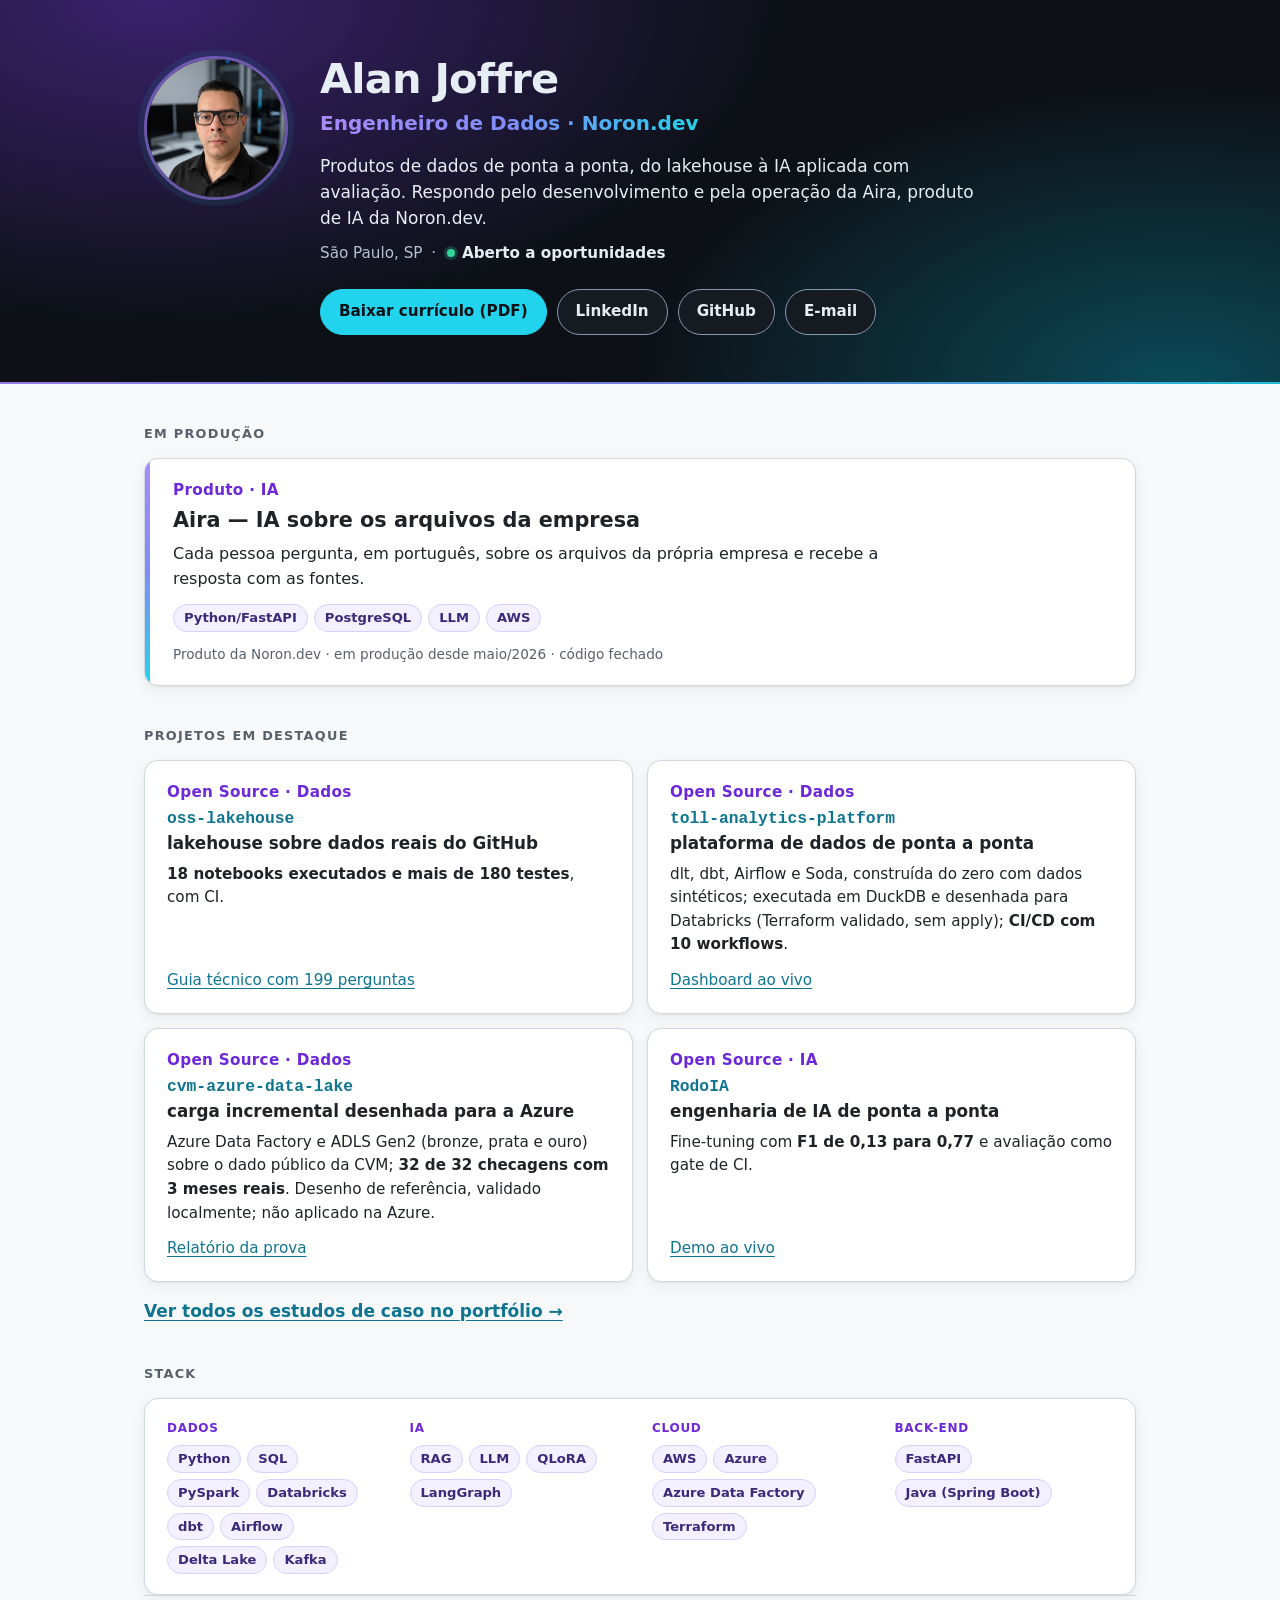
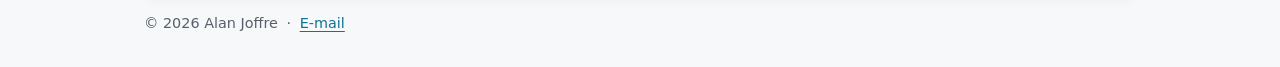
<file: index.html>
<!DOCTYPE html>
<html lang="pt-BR">
  <head>
    <meta charset="UTF-8" />
    <meta name="viewport" content="width=device-width, initial-scale=1.0" />
    <meta name="color-scheme" content="dark light" />
    <meta name="theme-color" content="#0d1117" />

    <title>Alan Joffre · Engenheiro de Dados (Data Engineer)</title>
    <meta name="description" content="Alan Joffre, Engenheiro de Dados na Noron.dev: lakehouse, Data Quality e IA aplicada com avaliação." />
    <meta name="author" content="Alan Joffre" />

    <!-- Open Graph -->
    <meta property="og:type" content="website" />
    <meta property="og:url" content="https://alanjoffre.github.io/my-profile/" />
    <meta property="og:site_name" content="Alan Joffre" />
    <meta property="og:locale" content="pt_BR" />
    <meta property="og:title" content="Alan Joffre · Engenheiro de Dados (Data Engineer)" />
    <meta property="og:description" content="Alan Joffre, Engenheiro de Dados na Noron.dev: lakehouse, Data Quality e IA aplicada com avaliação." />
    <meta property="og:image" content="https://alanjoffre.github.io/my-profile/assets/og-alanjoffre-v1.png" />
    <meta property="og:image:type" content="image/png" />
    <meta property="og:image:width" content="1200" />
    <meta property="og:image:height" content="630" />
    <meta property="og:image:alt" content="Alan Joffre, Engenheiro de Dados. Noron.dev, São Paulo, SP." />
    <meta name="twitter:card" content="summary_large_image" />
    <meta name="twitter:image:alt" content="Alan Joffre, Engenheiro de Dados. Noron.dev, São Paulo, SP." />

    <link rel="icon" href="./assets/favicon-32.png" sizes="32x32" type="image/png" />
    <link rel="icon" href="./assets/favicon.svg" type="image/svg+xml" />
    <link rel="apple-touch-icon" href="./assets/apple-touch-icon.png" />
    <link rel="stylesheet" href="style.css" />
  </head>
  <body>
    <header class="band">
      <div class="wrap hero">
        <img class="avatar" src="./assets/avatar-2026-v2.jpg" alt="Alan Joffre" width="144" height="144" />
        <div class="hero-text">
          <h1>Alan Joffre</h1>
          <p class="role">Engenheiro de Dados · Noron.dev</p>
          <p class="tagline">
            Produtos de dados de ponta a ponta, do lakehouse à IA aplicada com avaliação. Respondo pelo
            desenvolvimento e pela operação da Aira, produto de IA da Noron.dev.
          </p>
          <p class="meta">São Paulo, SP <span class="sep">·</span> <span class="open">Aberto a oportunidades</span></p>
          <nav class="actions" aria-label="Links principais">
            <a class="btn primary" href="./assets/curriculo_alanjoffre_ptbr.pdf" target="_blank" rel="noopener">Baixar currículo (PDF)</a>
            <a class="btn" href="https://www.linkedin.com/in/alanjoffre" target="_blank" rel="noopener">LinkedIn</a>
            <a class="btn" href="https://github.com/alanjoffre" target="_blank" rel="noopener">GitHub</a>
            <a class="btn" href="mailto:alanjoffre01@gmail.com">E-mail</a>
          </nav>
        </div>
      </div>
    </header>

    <main class="wrap" id="container">
      <section class="block" aria-labelledby="t-producao">
        <h2 id="t-producao">Em produção</h2>
        <article class="card feature">
          <p class="tag">Produto · IA</p>
          <h3>Aira — IA sobre os arquivos da empresa</h3>
          <p>Cada pessoa pergunta, em português, sobre os arquivos da própria empresa e recebe a resposta com as fontes.</p>
          <ul class="chips" role="list" aria-label="Tecnologias da Aira">
            <li>Python/FastAPI</li><li>PostgreSQL</li><li>LLM</li><li>AWS</li>
          </ul>
          <p class="facts">Produto da Noron.dev · em produção desde maio/2026 · código fechado</p>
        </article>
      </section>

      <section class="block" aria-labelledby="t-projetos">
        <h2 id="t-projetos">Projetos em destaque</h2>
        <div class="projects">
          <article class="card">
            <p class="tag">Open Source · Dados</p>
            <h3><a href="https://github.com/alanjoffre/oss-lakehouse" target="_blank" rel="noopener"><span class="repo">oss-lakehouse</span><span class="dash"> — </span><span class="what">lakehouse sobre dados reais do GitHub</span></a></h3>
            <p><strong>18 notebooks executados e mais de 180 testes</strong>, com CI.</p>
            <p class="more"><a href="https://github.com/alanjoffre/oss-lakehouse/blob/main/GUIA_TECNICO.md" target="_blank" rel="noopener">Guia técnico com 199 perguntas</a></p>
          </article>

          <article class="card">
            <p class="tag">Open Source · Dados</p>
            <h3><a href="https://github.com/alanjoffre/toll-analytics-platform" target="_blank" rel="noopener"><span class="repo">toll-analytics-platform</span><span class="dash"> — </span><span class="what">plataforma de dados de ponta a ponta</span></a></h3>
            <p>dlt, dbt, Airflow e Soda, construída do zero com dados sintéticos; executada em DuckDB e desenhada para Databricks (Terraform validado, sem apply); <strong>CI/CD com 10 workflows</strong>.</p>
            <p class="more"><a href="https://alanjoffre.github.io/toll-analytics-platform/" target="_blank" rel="noopener">Dashboard ao vivo</a></p>
          </article>

          <article class="card">
            <p class="tag">Open Source · Dados</p>
            <h3><a href="https://github.com/alanjoffre/cvm-azure-data-lake" target="_blank" rel="noopener"><span class="repo">cvm-azure-data-lake</span><span class="dash"> — </span><span class="what">carga incremental desenhada para a Azure</span></a></h3>
            <p>Azure Data Factory e ADLS Gen2 (bronze, prata e ouro) sobre o dado público da CVM; <strong>32 de 32 checagens com 3 meses reais</strong>. Desenho de referência, validado localmente; não aplicado na Azure.</p>
            <p class="more"><a href="https://github.com/alanjoffre/cvm-azure-data-lake/blob/main/reports/prova.md" target="_blank" rel="noopener">Relatório da prova</a></p>
          </article>

          <article class="card">
            <p class="tag">Open Source · IA</p>
            <h3><a href="https://github.com/alanjoffre/rodoia" target="_blank" rel="noopener"><span class="repo">RodoIA</span><span class="dash"> — </span><span class="what">engenharia de IA de ponta a ponta</span></a></h3>
            <p>Fine-tuning com <strong>F1 de 0,13 para 0,77</strong> e avaliação como gate de CI.</p>
            <p class="more"><a href="https://huggingface.co/spaces/alanjoffre/rodoia-rag" target="_blank" rel="noopener">Demo ao vivo</a></p>
          </article>
        </div>
        <p class="all"><a href="https://github.com/alanjoffre/portfolio" target="_blank" rel="noopener">Ver todos os estudos de caso no portfólio →</a></p>
      </section>

      <section class="block" aria-labelledby="t-stack">
        <h2 id="t-stack">Stack</h2>
        <dl class="stack card">
          <div><dt>Dados</dt><dd><ul class="chips" role="list"><li>Python</li><li>SQL</li><li>PySpark</li><li>Databricks</li><li>dbt</li><li>Airflow</li><li>Delta Lake</li><li>Kafka</li></ul></dd></div>
          <div><dt>IA</dt><dd><ul class="chips" role="list"><li>RAG</li><li>LLM</li><li>QLoRA</li><li>LangGraph</li></ul></dd></div>
          <div><dt>Cloud</dt><dd><ul class="chips" role="list"><li>AWS</li><li>Azure</li><li>Azure Data Factory</li><li>Terraform</li></ul></dd></div>
          <div><dt>Back-end</dt><dd><ul class="chips" role="list"><li>FastAPI</li><li>Java (Spring Boot)</li></ul></dd></div>
        </dl>
      </section>

    </main>

    <footer class="wrap">
      <div class="foot">
        <span>© <span id="year">2026</span> Alan Joffre</span>
        <span class="sep">·</span>
        <a href="mailto:alanjoffre01@gmail.com">E-mail</a>
      </div>
    </footer>

    <script src="script.js"></script>
  </body>
</html>
</file>
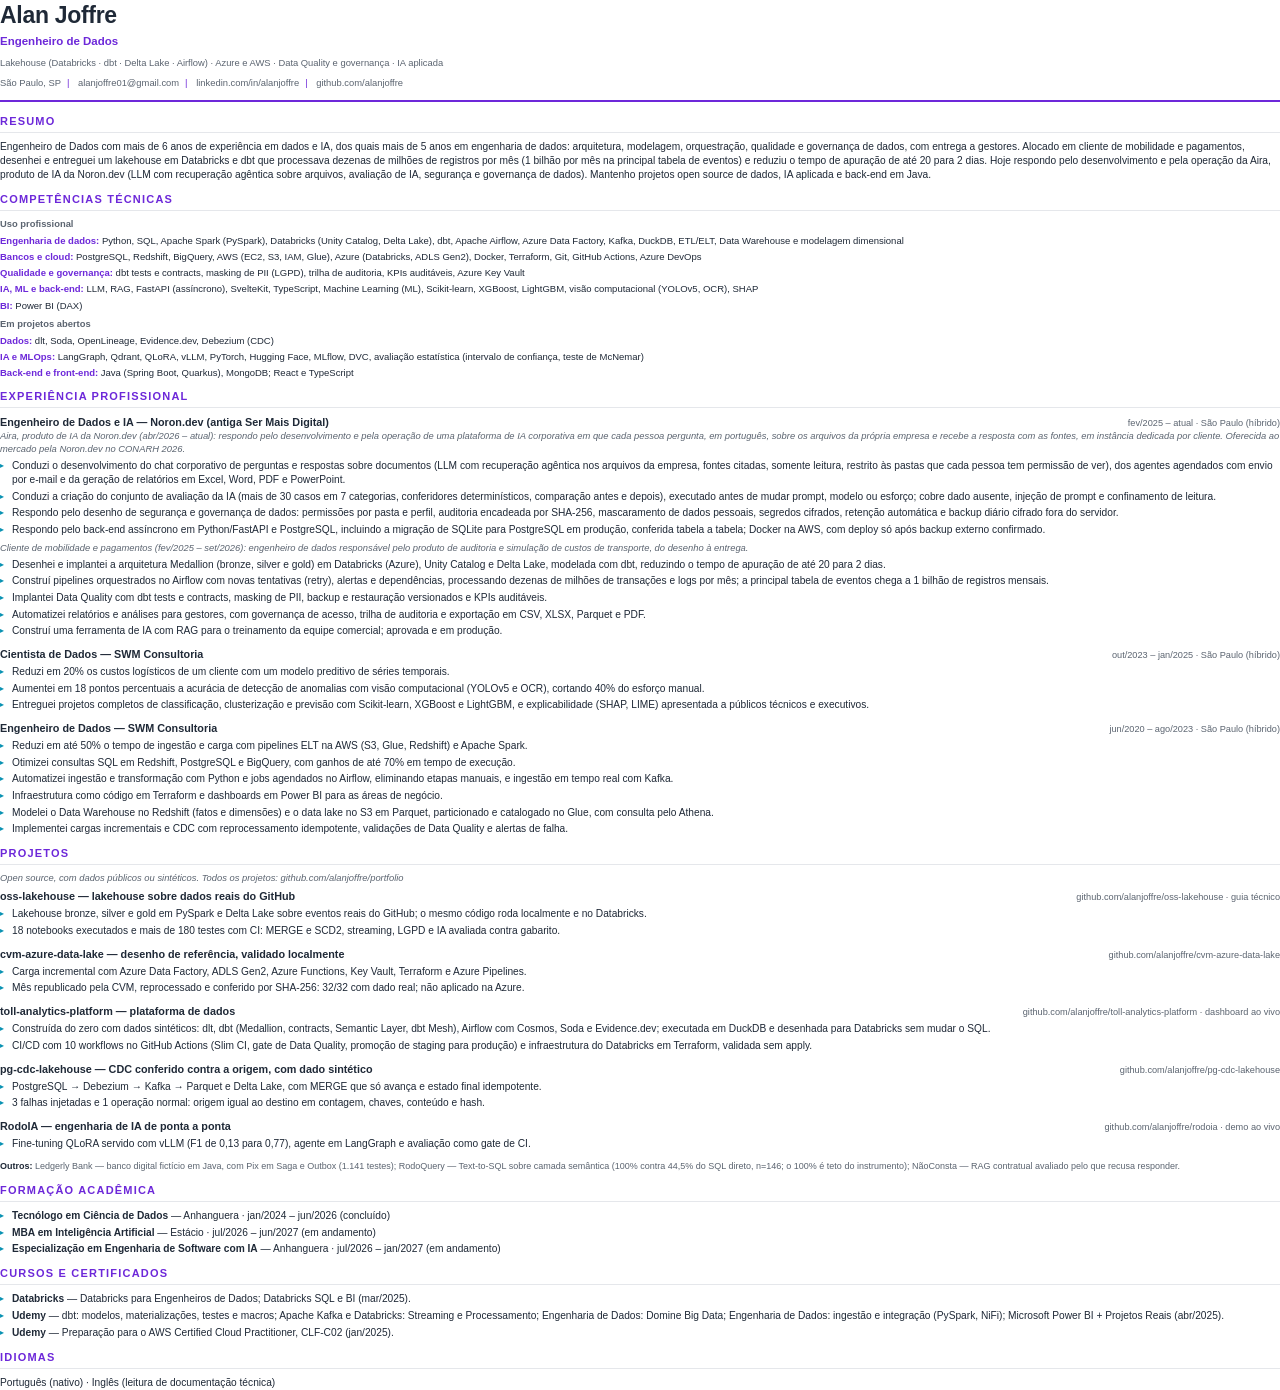
<file: curriculo/curriculo-ptbr.html>
<!DOCTYPE html>
<html lang="pt-br">
<head>
<meta charset="UTF-8" />
<title>Currículo — Alan Joffre</title>
<style>
  @page { size: A4; margin: 11mm 13mm; }
  * { margin: 0; padding: 0; box-sizing: border-box; }
  :root { --violet:#6d28d9; --cyan:#0891b2; --ink:#1f2937; --dim:#5b6470; --line:#e5e7eb; }
  body { font-family: "Segoe UI", Arial, sans-serif; color: var(--ink); font-size: 10.2px; line-height: 1.38; }

  header { border-bottom: 2px solid var(--violet); padding-bottom: 10px; margin-bottom: 12px; }
  h1 { font-size: 23px; font-weight: 700; letter-spacing: -0.3px; }
  .role { font-size: 11.5px; font-weight: 600; margin-top: 2px; color: var(--violet); }
  .contact { margin-top: 7px; font-size: 9.4px; color: var(--dim); }
  .contact span { white-space: nowrap; }
  .sep { color: var(--violet); margin: 0 6px; }

  section { margin-top: 10px; }
  h2 { font-size: 11px; text-transform: uppercase; letter-spacing: 1.2px; color: var(--violet);
       border-bottom: 1px solid var(--line); padding-bottom: 3px; margin-bottom: 7px; }

  .job { margin-bottom: 9px; break-inside: avoid; }
  .job-head { display: flex; justify-content: space-between; align-items: baseline; }
  .job-title { font-size: 10.8px; font-weight: 700; }
  .job-meta { font-size: 9.2px; color: var(--dim); white-space: nowrap; }
  .job-sub { font-size: 9.4px; color: var(--dim); font-style: italic; margin-bottom: 3px; }
  ul { list-style: none; margin: 3px 0 0; }
  li { position: relative; padding-left: 12px; margin-bottom: 2.5px; }
  li::before { content: "▸"; position: absolute; left: 0; color: var(--cyan); font-size: 8px; top: 1px; }
  .stack-line { font-size: 9px; color: var(--dim); margin-top: 3px; }
  .stack-line b { color: var(--ink); }

  .grid2 { display: grid; grid-template-columns: 1fr 1fr; gap: 4px 22px; }
  .skill-row { font-size: 9.5px; margin-bottom: 3px; }
  .skill-row b { color: var(--violet); }
  strong { font-weight: 700; }
  .accent { color: var(--cyan); font-weight: 600; }
  a { color: inherit; text-decoration: none; }
  .group { font-size: 9.4px; font-weight: 700; color: var(--dim); margin: 6px 0 3px; }
  .note { font-size: 9.4px; color: var(--dim); font-style: italic; margin-bottom: 4px; }
</style>
</head>
<body>
  <header>
    <h1>Alan Joffre</h1>
    <div class="role">Engenheiro de Dados</div>
    <div class="contact">Lakehouse (Databricks · dbt · Delta Lake · Airflow) · Azure e AWS · Data Quality e governança · IA aplicada</div>
    <div class="contact">
      <span>São Paulo, SP</span><span class="sep">|</span>
      <span>alanjoffre01@gmail.com</span><span class="sep">|</span>
      <span><a href="https://www.linkedin.com/in/alanjoffre">linkedin.com/in/alanjoffre</a></span><span class="sep">|</span>
      <span><a href="https://github.com/alanjoffre">github.com/alanjoffre</a></span>
    </div>
  </header>

  <section>
    <h2>Resumo</h2>
    <p>Engenheiro de Dados com mais de 6 anos de experiência em dados e IA, dos quais mais de 5 anos em engenharia de dados: arquitetura, modelagem, orquestração, qualidade e governança de dados, com entrega a gestores. Alocado em cliente de mobilidade e pagamentos, desenhei e entreguei um lakehouse em Databricks e dbt que processava dezenas de milhões de registros por mês (1 bilhão por mês na principal tabela de eventos) e reduziu o tempo de apuração de até 20 para 2 dias. Hoje respondo pelo desenvolvimento e pela operação da Aira, produto de IA da Noron.dev (LLM com recuperação agêntica sobre arquivos, avaliação de IA, segurança e governança de dados). Mantenho projetos open source de dados, IA aplicada e back-end em Java.</p>
  </section>

  <section>
    <h2>Competências técnicas</h2>
    <div class="group">Uso profissional</div>
    <div class="skill-row"><b>Engenharia de dados:</b> Python, SQL, Apache Spark (PySpark), Databricks (Unity Catalog, Delta Lake), dbt, Apache Airflow, Azure Data Factory, Kafka, DuckDB, ETL/ELT, Data Warehouse e modelagem dimensional</div>
    <div class="skill-row"><b>Bancos e cloud:</b> PostgreSQL, Redshift, BigQuery, AWS (EC2, S3, IAM, Glue), Azure (Databricks, ADLS Gen2), Docker, Terraform, Git, GitHub Actions, Azure DevOps</div>
    <div class="skill-row"><b>Qualidade e governança:</b> dbt tests e contracts, masking de PII (LGPD), trilha de auditoria, KPIs auditáveis, Azure Key Vault</div>
    <div class="skill-row"><b>IA, ML e back-end:</b> LLM, RAG, FastAPI (assíncrono), SvelteKit, TypeScript, Machine Learning (ML), Scikit-learn, XGBoost, LightGBM, visão computacional (YOLOv5, OCR), SHAP</div>
    <div class="skill-row"><b>BI:</b> Power BI (DAX)</div>
    <div class="group">Em projetos abertos</div>
    <div class="skill-row"><b>Dados:</b> dlt, Soda, OpenLineage, Evidence.dev, Debezium (CDC)</div>
    <div class="skill-row"><b>IA e MLOps:</b> LangGraph, Qdrant, QLoRA, vLLM, PyTorch, Hugging Face, MLflow, DVC, avaliação estatística (intervalo de confiança, teste de McNemar)</div>
    <div class="skill-row"><b>Back-end e front-end:</b> Java (Spring Boot, Quarkus), MongoDB; React e TypeScript</div>
  </section>

  <section>
    <h2>Experiência profissional</h2>

    <div class="job">
      <div class="job-head"><span class="job-title">Engenheiro de Dados e IA — Noron.dev (antiga Ser Mais Digital)</span>
        <span class="job-meta">fev/2025 – atual · São Paulo (híbrido)</span></div>
      <div class="job-sub">Aira, produto de IA da Noron.dev (abr/2026 – atual): respondo pelo desenvolvimento e pela operação de uma plataforma de IA corporativa em que cada pessoa pergunta, em português, sobre os arquivos da própria empresa e recebe a resposta com as fontes, em instância dedicada por cliente. Oferecida ao mercado pela Noron.dev no CONARH 2026.</div>
      <ul>
        <li>Conduzi o desenvolvimento do chat corporativo de perguntas e respostas sobre documentos (LLM com recuperação agêntica nos arquivos da empresa, fontes citadas, somente leitura, restrito às pastas que cada pessoa tem permissão de ver), dos agentes agendados com envio por e-mail e da geração de relatórios em Excel, Word, PDF e PowerPoint.</li>
        <li>Conduzi a criação do conjunto de avaliação da IA (mais de 30 casos em 7 categorias, conferidores determinísticos, comparação antes e depois), executado antes de mudar prompt, modelo ou esforço; cobre dado ausente, injeção de prompt e confinamento de leitura.</li>
        <li>Respondo pelo desenho de segurança e governança de dados: permissões por pasta e perfil, auditoria encadeada por SHA-256, mascaramento de dados pessoais, segredos cifrados, retenção automática e backup diário cifrado fora do servidor.</li>
        <li>Respondo pelo back-end assíncrono em Python/FastAPI e PostgreSQL, incluindo a migração de SQLite para PostgreSQL em produção, conferida tabela a tabela; Docker na AWS, com deploy só após backup externo confirmado.</li>
      </ul>
      <div class="job-sub" style="margin-top:5px">Cliente de mobilidade e pagamentos (fev/2025 – set/2026): engenheiro de dados responsável pelo produto de auditoria e simulação de custos de transporte, do desenho à entrega.</div>
      <ul>
        <li>Desenhei e implantei a arquitetura Medallion (bronze, silver e gold) em Databricks (Azure), Unity Catalog e Delta Lake, modelada com dbt, reduzindo o tempo de apuração de até 20 para 2 dias.</li>
        <li>Construí pipelines orquestrados no Airflow com novas tentativas (retry), alertas e dependências, processando dezenas de milhões de transações e logs por mês; a principal tabela de eventos chega a 1 bilhão de registros mensais.</li>
        <li>Implantei Data Quality com dbt tests e contracts, masking de PII, backup e restauração versionados e KPIs auditáveis.</li>
        <li>Automatizei relatórios e análises para gestores, com governança de acesso, trilha de auditoria e exportação em CSV, XLSX, Parquet e PDF.</li>
        <li>Construí uma ferramenta de IA com RAG para o treinamento da equipe comercial; aprovada e em produção.</li>
      </ul>
    </div>

    <div class="job">
      <div class="job-head"><span class="job-title">Cientista de Dados — SWM Consultoria</span>
        <span class="job-meta">out/2023 – jan/2025 · São Paulo (híbrido)</span></div>
      <ul>
        <li>Reduzi em 20% os custos logísticos de um cliente com um modelo preditivo de séries temporais.</li>
        <li>Aumentei em 18 pontos percentuais a acurácia de detecção de anomalias com visão computacional (YOLOv5 e OCR), cortando 40% do esforço manual.</li>
        <li>Entreguei projetos completos de classificação, clusterização e previsão com Scikit-learn, XGBoost e LightGBM, e explicabilidade (SHAP, LIME) apresentada a públicos técnicos e executivos.</li>
      </ul>
    </div>

    <div class="job">
      <div class="job-head"><span class="job-title">Engenheiro de Dados — SWM Consultoria</span>
        <span class="job-meta">jun/2020 – ago/2023 · São Paulo (híbrido)</span></div>
      <ul>
        <li>Reduzi em até 50% o tempo de ingestão e carga com pipelines ELT na AWS (S3, Glue, Redshift) e Apache Spark.</li>
        <li>Otimizei consultas SQL em Redshift, PostgreSQL e BigQuery, com ganhos de até 70% em tempo de execução.</li>
        <li>Automatizei ingestão e transformação com Python e jobs agendados no Airflow, eliminando etapas manuais, e ingestão em tempo real com Kafka.</li>
        <li>Infraestrutura como código em Terraform e dashboards em Power BI para as áreas de negócio.</li>
        <li>Modelei o Data Warehouse no Redshift (fatos e dimensões) e o data lake no S3 em Parquet, particionado e catalogado no Glue, com consulta pelo Athena.</li>
        <li>Implementei cargas incrementais e CDC com reprocessamento idempotente, validações de Data Quality e alertas de falha.</li>
      </ul>
    </div>
  </section>

  <section>
    <h2>Projetos</h2>
    <p class="note">Open source, com dados públicos ou sintéticos. Todos os projetos: <a href="https://github.com/alanjoffre/portfolio">github.com/alanjoffre/portfolio</a></p>

    <div class="job">
      <div class="job-head"><span class="job-title">oss-lakehouse — lakehouse sobre dados reais do GitHub</span>
        <span class="job-meta"><a href="https://github.com/alanjoffre/oss-lakehouse">github.com/alanjoffre/oss-lakehouse</a> · <a href="https://github.com/alanjoffre/oss-lakehouse/blob/main/GUIA_TECNICO.md">guia técnico</a></span></div>
      <ul>
        <li>Lakehouse bronze, silver e gold em PySpark e Delta Lake sobre eventos reais do GitHub; o mesmo código roda localmente e no Databricks.</li>
        <li>18 notebooks executados e mais de 180 testes com CI: MERGE e SCD2, streaming, LGPD e IA avaliada contra gabarito.</li>
      </ul>
    </div>

    <div class="job">
      <div class="job-head"><span class="job-title">cvm-azure-data-lake — desenho de referência, validado localmente</span>
        <span class="job-meta"><a href="https://github.com/alanjoffre/cvm-azure-data-lake">github.com/alanjoffre/cvm-azure-data-lake</a></span></div>
      <ul>
        <li>Carga incremental com Azure Data Factory, ADLS Gen2, Azure Functions, Key Vault, Terraform e Azure Pipelines.</li>
        <li>Mês republicado pela CVM, reprocessado e conferido por SHA-256: 32/32 com dado real; não aplicado na Azure.</li>
      </ul>
    </div>

    <div class="job">
      <div class="job-head"><span class="job-title">toll-analytics-platform — plataforma de dados</span>
        <span class="job-meta"><a href="https://github.com/alanjoffre/toll-analytics-platform">github.com/alanjoffre/toll-analytics-platform</a> · <a href="https://alanjoffre.github.io/toll-analytics-platform/">dashboard ao vivo</a></span></div>
      <ul>
        <li>Construída do zero com dados sintéticos: dlt, dbt (Medallion, contracts, Semantic Layer, dbt Mesh), Airflow com Cosmos, Soda e Evidence.dev; executada em DuckDB e desenhada para Databricks sem mudar o SQL.</li>
        <li>CI/CD com 10 workflows no GitHub Actions (Slim CI, gate de Data Quality, promoção de staging para produção) e infraestrutura do Databricks em Terraform, validada sem apply.</li>
      </ul>
    </div>

    <div class="job">
      <div class="job-head"><span class="job-title">pg-cdc-lakehouse — CDC conferido contra a origem, com dado sintético</span>
        <span class="job-meta"><a href="https://github.com/alanjoffre/pg-cdc-lakehouse">github.com/alanjoffre/pg-cdc-lakehouse</a></span></div>
      <ul>
        <li>PostgreSQL → Debezium → Kafka → Parquet e Delta Lake, com MERGE que só avança e estado final idempotente.</li>
        <li>3 falhas injetadas e 1 operação normal: origem igual ao destino em contagem, chaves, conteúdo e hash.</li>
      </ul>
    </div>

    <div class="job">
      <div class="job-head"><span class="job-title">RodoIA — engenharia de IA de ponta a ponta</span>
        <span class="job-meta"><a href="https://github.com/alanjoffre/rodoia">github.com/alanjoffre/rodoia</a> · <a href="https://huggingface.co/spaces/alanjoffre/rodoia-rag">demo ao vivo</a></span></div>
      <ul>
        <li>Fine-tuning QLoRA servido com vLLM (F1 de 0,13 para 0,77), agente em LangGraph e avaliação como gate de CI.</li>
      </ul>
    </div>

    <p class="stack-line"><b>Outros:</b> <a href="https://github.com/alanjoffre/ledgerly-bank">Ledgerly Bank</a> — banco digital fictício em Java, com Pix em Saga e Outbox (1.141 testes); <a href="https://github.com/alanjoffre/rodoquery">RodoQuery</a> — Text-to-SQL sobre camada semântica (100% contra 44,5% do SQL direto, n=146; o 100% é teto do instrumento); <a href="https://github.com/alanjoffre/naoconsta">NãoConsta</a> — RAG contratual avaliado pelo que recusa responder.</p>
  </section>

  <section>
    <h2>Formação acadêmica</h2>
    <ul>
      <li><strong>Tecnólogo em Ciência de Dados</strong> — Anhanguera · jan/2024 – jun/2026 (concluído)</li>
      <li><strong>MBA em Inteligência Artificial</strong> — Estácio · jul/2026 – jun/2027 (em andamento)</li>
      <li><strong>Especialização em Engenharia de Software com IA</strong> — Anhanguera · jul/2026 – jan/2027 (em andamento)</li>
    </ul>
  </section>

  <section>
    <h2>Cursos e certificados</h2>
    <ul>
      <li><strong>Databricks</strong> — Databricks para Engenheiros de Dados; Databricks SQL e BI (mar/2025).</li>
      <li><strong>Udemy</strong> — dbt: modelos, materializações, testes e macros; Apache Kafka e Databricks: Streaming e Processamento; Engenharia de Dados: Domine Big Data; Engenharia de Dados: ingestão e integração (PySpark, NiFi); Microsoft Power BI + Projetos Reais (abr/2025).</li>
      <li><strong>Udemy</strong> — Preparação para o AWS Certified Cloud Practitioner, CLF-C02 (jan/2025).</li>
    </ul>
  </section>

  <section>
    <h2>Idiomas</h2>
    <p>Português (nativo) · Inglês (leitura de documentação técnica)</p>
  </section>
</body>
</html>
</file>
<file: style.css>
/* Página pessoal de Alan Joffre: faixa de marca no topo (a mesma do banner do LinkedIn) e blocos de largura total. */
:root {
  --bg: #0d1117;
  --surface: #161b22;
  --border: #30363d;
  --text: #e6edf3;
  --muted: #9aa5b1;
  --accent: #22d3ee;
  --violet: #a78bfa;
  --link: #67e8f9;
  --chip-bg: rgba(129, 140, 248, 0.12);
  --chip-border: rgba(129, 140, 248, 0.35);
  --chip-text: #dbe1ff;
  --shadow: none;
  --radius: 14px;
  --font: "Segoe UI", system-ui, -apple-system, Roboto, "Helvetica Neue", Arial, sans-serif;
  --mono: ui-monospace, "Cascadia Code", "SFMono-Regular", Consolas, "Liberation Mono", monospace;
  --brand: linear-gradient(90deg, #a78bfa 0%, #818cf8 50%, #22d3ee 100%);

  /* A faixa do topo é escura nos dois temas, como o banner. */
  --band-bg: #0d1117;
  --band-text: #e6edf3;
  --band-muted: #b4bfd0;
  --band-btn: #161b22;
  --band-btn-border: #8a97b3;
}

@media (prefers-color-scheme: light) {
  :root {
    --bg: #f6f8fa;
    --surface: #ffffff;
    --border: #d0d7de;
    --text: #1f2328;
    --muted: #57606a;
    --accent: #0e7490;
    --violet: #6d28d9;
    --link: #0e7490;
    --chip-bg: #f3f0ff;
    --chip-border: #d9cffd;
    --chip-text: #3b2a7a;
    --shadow: 0 1px 2px rgba(31, 35, 40, 0.06), 0 4px 14px rgba(31, 35, 40, 0.06);
  }
}

* { box-sizing: border-box; }

html { -webkit-text-size-adjust: 100%; }

body {
  margin: 0;
  background: var(--bg);
  color: var(--text);
  font-family: var(--font);
  font-size: 17px;
  line-height: 1.55;
}

a { color: var(--link); text-underline-offset: 3px; }
a:hover { text-decoration-thickness: 2px; }
a:focus-visible { outline: 2px solid var(--accent); outline-offset: 3px; border-radius: 6px; }

.wrap { max-width: 1040px; margin: 0 auto; padding-left: 24px; padding-right: 24px; }

/* Faixa de marca */
.band {
  position: relative;
  background:
    radial-gradient(ellipse 70% 120% at 12% 0%, rgba(124, 58, 237, 0.40), rgba(124, 58, 237, 0) 70%),
    radial-gradient(ellipse 60% 110% at 92% 100%, rgba(6, 182, 212, 0.34), rgba(6, 182, 212, 0) 70%),
    var(--band-bg);
  color: var(--band-text);
  border-bottom: 1px solid #1f2a3d;
}
.band::after {
  content: ""; position: absolute; left: 0; right: 0; bottom: -1px; height: 2px;
  background: var(--brand); opacity: 0.85;
}
.hero { display: flex; gap: 32px; align-items: flex-start; padding-top: 56px; padding-bottom: 48px; }
.avatar {
  width: 144px; height: 144px; flex: none;
  border-radius: 50%; object-fit: cover;
  border: 3px solid rgba(167, 139, 250, 0.55);
  box-shadow: 0 0 0 6px rgba(34, 211, 238, 0.08);
}
h1 { margin: 0; font-size: 2.6rem; line-height: 1.1; letter-spacing: -0.02em; color: var(--band-text); }
.role { margin: 6px 0 0; font-size: 1.25rem; font-weight: 700; color: #a5b4fc; }
@supports ((-webkit-background-clip: text) or (background-clip: text)) {
  .role {
    background: var(--brand);
    -webkit-background-clip: text; background-clip: text;
    -webkit-text-fill-color: transparent; color: transparent;
    width: fit-content;
  }
}
.tagline { margin: 14px 0 0; max-width: 62ch; color: var(--band-text); }
.meta { margin: 10px 0 0; color: var(--band-muted); font-size: 0.95rem; }
.sep { margin: 0 4px; }
.open { color: var(--band-text); font-weight: 600; }
.open::before {
  content: ""; display: inline-block; width: 8px; height: 8px; margin: 0 7px 1px 2px;
  border-radius: 50%; background: #34d399; box-shadow: 0 0 0 3px rgba(52, 211, 153, 0.22);
}

/* Botões (na faixa) */
.actions { display: flex; flex-wrap: wrap; gap: 10px; margin-top: 24px; }
.btn {
  display: inline-block; padding: 10px 18px;
  border: 1px solid var(--band-btn-border); border-radius: 999px;
  background: var(--band-btn); color: var(--band-text);
  font-weight: 600; font-size: 0.95rem; text-decoration: none;
  transition: border-color 0.15s, background-color 0.15s;
}
.btn:hover { border-color: #22d3ee; background: #1b2330; text-decoration: none; }
.btn.primary { background: #22d3ee; border-color: #22d3ee; color: #0d1117; }
.btn.primary:hover { background: #67e8f9; border-color: #67e8f9; }
.btn:focus-visible { outline: 2px solid #22d3ee; outline-offset: 3px; }

/* Blocos */
main { padding-top: 40px; }
.block + .block { margin-top: 40px; }
h2 {
  margin: 0 0 14px; font-size: 0.8rem; font-weight: 700;
  letter-spacing: 0.1em; text-transform: uppercase; color: var(--muted);
}

.card {
  padding: 20px 22px; margin: 0;
  background: var(--surface); border: 1px solid var(--border); border-radius: var(--radius);
  box-shadow: var(--shadow);
}
.card h3 { margin: 4px 0 8px; font-size: 1.05rem; line-height: 1.35; }
.card h3 a { color: var(--text); text-decoration: none; }
.card h3 a:hover .repo { text-decoration: underline; text-decoration-thickness: 2px; }
.card p { margin: 0; font-size: 0.95rem; }
.card strong { font-weight: 700; color: var(--text); }
.tag { font-size: 0.75rem; font-weight: 600; letter-spacing: 0.02em; color: var(--violet); }
.card .more { margin-top: 12px; }
.card .facts { margin-top: 12px; font-size: 0.85rem; color: var(--muted); }

/* Nome do repositório em monoespaçada, descrição embaixo (o travessão fica para o leitor de tela) */
.repo { display: block; font-family: var(--mono); font-size: 1.02rem; color: var(--link); overflow-wrap: anywhere; }
.what { display: block; margin-top: 2px; font-weight: 600; }
.dash {
  position: absolute; width: 1px; height: 1px; overflow: hidden;
  clip: rect(0 0 0 0); clip-path: inset(50%); white-space: nowrap;
}

/* Aira em destaque: borda esquerda com o gradiente da marca */
.feature { position: relative; padding-left: 28px; overflow: hidden; }
.feature::before {
  content: ""; position: absolute; left: 0; top: 0; bottom: 0; width: 5px;
  background: linear-gradient(180deg, #a78bfa, #818cf8 50%, #22d3ee);
}
.feature h3 { font-size: 1.3rem; }
.feature > p:not(.tag):not(.facts) { font-size: 1rem; max-width: 70ch; }

/* Chips */
.chips { list-style: none; margin: 12px 0 0; padding: 0; display: flex; flex-wrap: wrap; gap: 6px; }
.chips li {
  padding: 3px 10px; border-radius: 999px;
  background: var(--chip-bg); border: 1px solid var(--chip-border); color: var(--chip-text);
  font-size: 0.82rem; font-weight: 600; line-height: 1.5;
}

/* Projetos: 3 colunas da mesma altura no computador */
.projects { display: grid; grid-template-columns: 1fr; gap: 14px; }
.projects .card { display: flex; flex-direction: column; }
.projects .card .more { margin-top: auto; padding-top: 12px; }
.all { margin: 16px 0 0; font-weight: 600; }

/* Stack em grupos */
.stack { display: grid; grid-template-columns: 1fr; gap: 18px; }
.stack dt { font-size: 0.75rem; font-weight: 700; letter-spacing: 0.06em; text-transform: uppercase; color: var(--violet); }
.stack dd { margin: 0; }
.stack .chips { margin-top: 8px; }

footer { margin-top: 48px; padding-bottom: 32px; color: var(--muted); font-size: 0.9rem; }
.foot { padding-top: 16px; border-top: 1px solid var(--border); }

/* Tablet */
@media (min-width: 600px) {
  .stack { grid-template-columns: repeat(2, 1fr); }
}

/* Computador */
@media (min-width: 880px) {
  .projects { grid-template-columns: repeat(2, 1fr); }
  .stack { grid-template-columns: repeat(4, 1fr); gap: 24px; }
}

/* Celular */
@media (max-width: 600px) {
  .wrap { padding-left: 16px; padding-right: 16px; }
  .hero { flex-direction: column; gap: 18px; padding-top: 36px; padding-bottom: 32px; }
  .avatar { width: 104px; height: 104px; }
  h1 { font-size: 2rem; }
  .role { font-size: 1.1rem; }
  main { padding-top: 28px; }
  .block + .block { margin-top: 32px; }
  .card { padding: 18px; }
  .feature { padding-left: 24px; }
}

/* Até 760 px: currículo sozinho na linha, os outros 3 botões embaixo */
@media (max-width: 760px) {
  .btn { flex: 1 1 auto; text-align: center; }
  .btn.primary { flex-basis: 100%; }
}

@media (prefers-reduced-motion: reduce) {
  .btn { transition: none; }
}

/* Alto contraste do Windows e impressão: o cargo em gradiente não pode sumir */
@media (forced-colors: active) {
  .role { background: none; -webkit-text-fill-color: currentColor; color: CanvasText; }
}
@media print {
  .band { background: none; color: #000; border-bottom: 1px solid #000; }
  .band::after { display: none; }
  h1, .tagline, .meta, .open { color: #000; }
  .role { background: none; -webkit-text-fill-color: #000; color: #000; }
  .btn { border-color: #000; background: none; color: #000; }
  .btn.primary { background: none; color: #000; }
}
</file>
